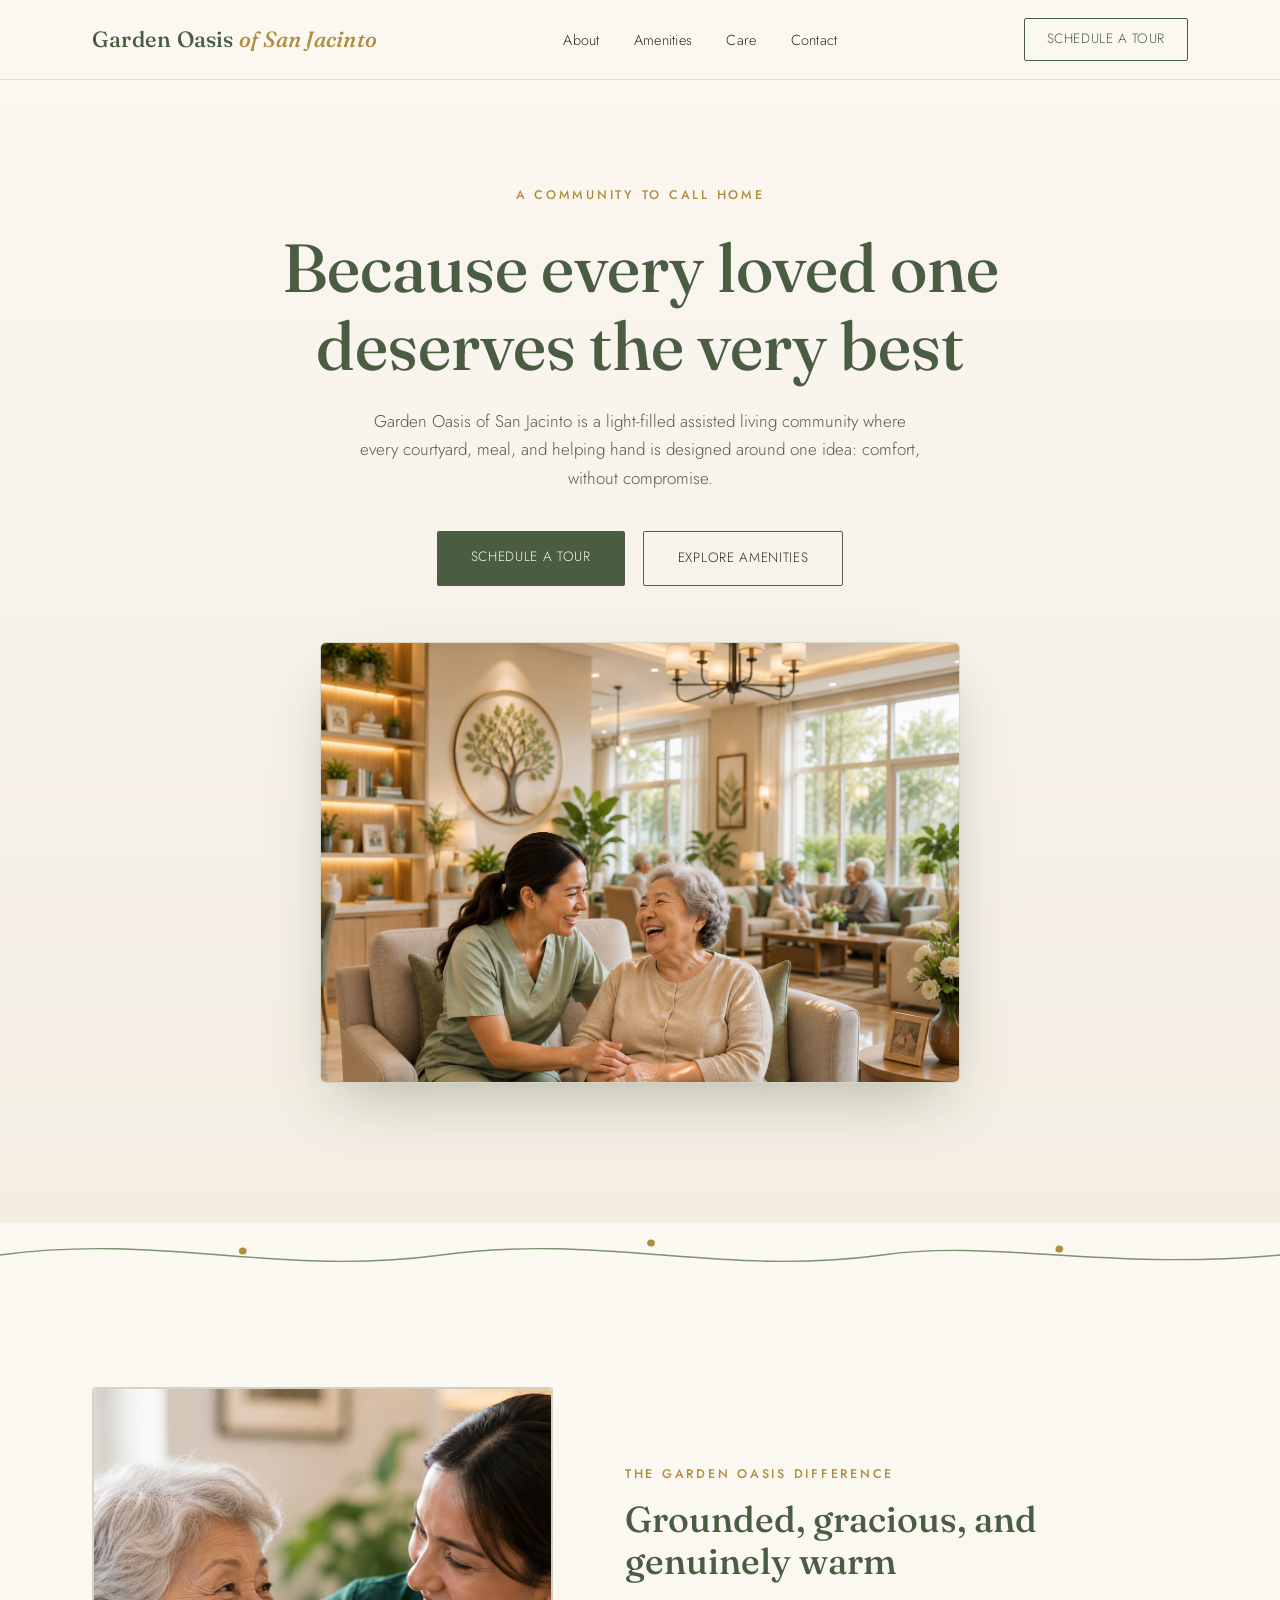
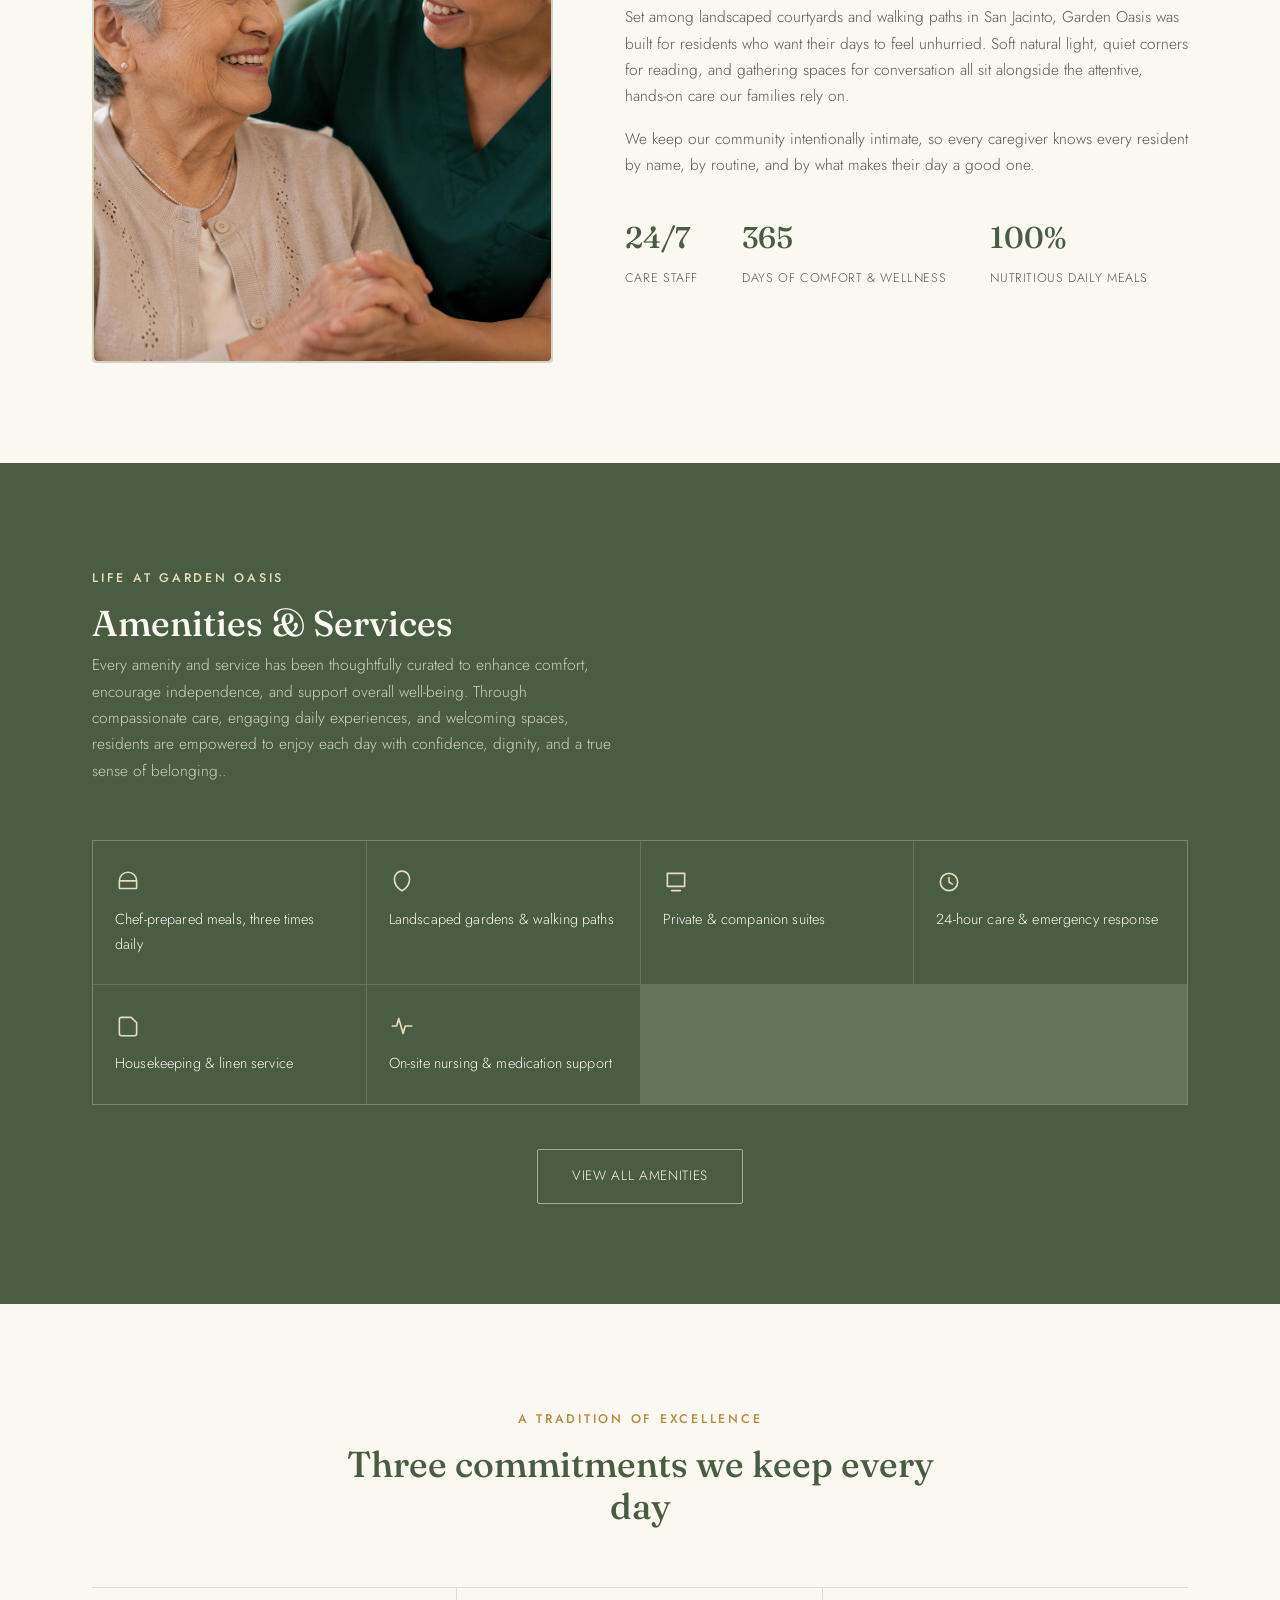
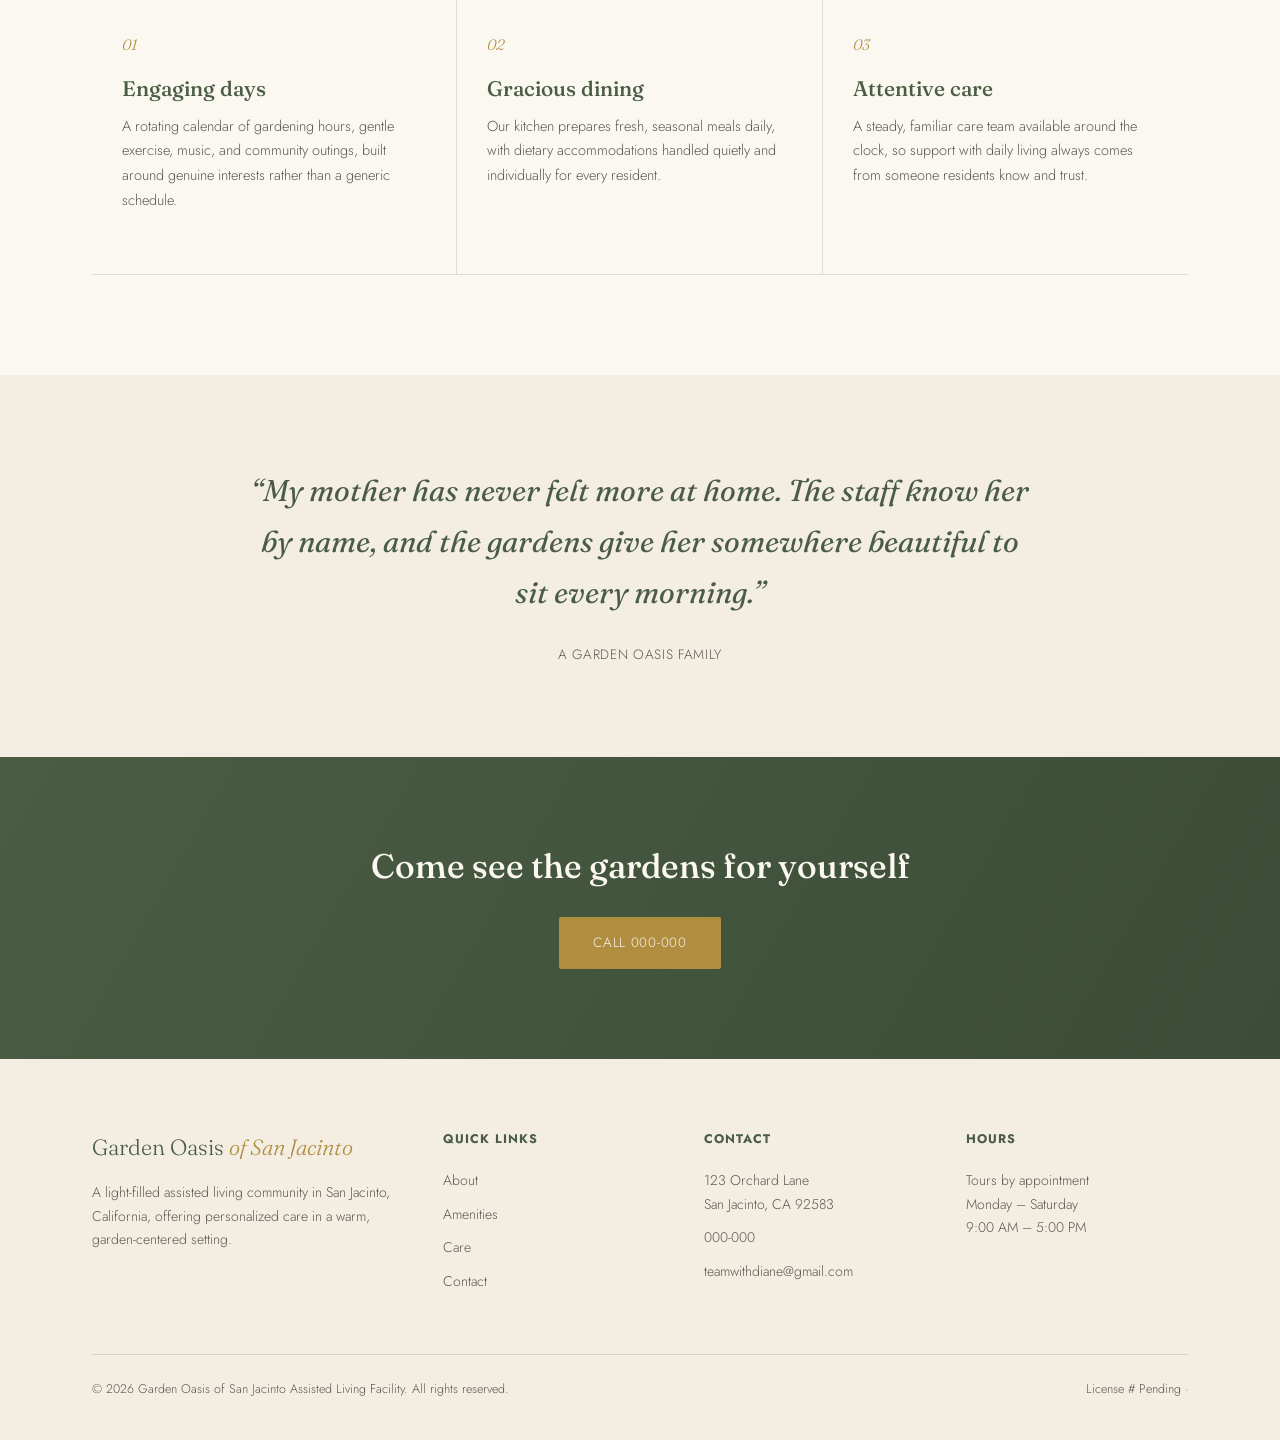
<file: index.html>
<!DOCTYPE html>
<html lang="en">
<head>
<meta charset="UTF-8">
<meta name="viewport" content="width=device-width, initial-scale=1.0">
<title>Garden Oasis of San Jacinto | Assisted Living</title>
<meta name="description" content="Garden Oasis of San Jacinto Assisted Living Facility — a light-filled, garden-centered community offering assisted living, compassionate care, and gracious daily living in San Jacinto, CA.">
<link rel="preconnect" href="https://fonts.googleapis.com">
<link rel="preconnect" href="https://fonts.gstatic.com" crossorigin>
<link href="https://fonts.googleapis.com/css2?family=Fraunces:ital,opsz,wght@0,9..144,300;0,9..144,500;1,9..144,400&family=Jost:wght@300;400;500;600&display=swap" rel="stylesheet">
<style>
  :root{
    --ivory:#FBF7F1;
    --ivory-deep:#F3EDE2;
    --sage-deep:#4A5D43;
    --sage:#7C9271;
    --sage-pale:#DCE6D3;
    --gold:#B08D3F;
    --gold-pale:#E9DCB8;
    --ink:#2E2B26;
    --ink-soft:#5C5850;
  }
  *{box-sizing:border-box;margin:0;padding:0;}
  html{scroll-behavior:smooth;}
  body{
    font-family:'Jost', sans-serif;
    background:var(--ivory);
    color:var(--ink);
    line-height:1.7;
    font-weight:300;
    overflow-x:hidden;
  }
  h1,h2,h3,.display{
    font-family:'Fraunces', serif;
    font-weight:500;
    color:var(--sage-deep);
    line-height:1.15;
  }
  a{color:inherit;text-decoration:none;}
  img{max-width:100%;display:block;}
  .wrap{max-width:1160px;margin:0 auto;padding:0 32px;}
  .eyebrow{
    font-family:'Jost', sans-serif;
    text-transform:uppercase;
    letter-spacing:0.22em;
    font-size:12.5px;
    color:var(--gold);
    font-weight:500;
    display:inline-block;
    margin-bottom:14px;
  }

  /* ---------- NAV ---------- */
  header{
    position:sticky;top:0;z-index:100;
    background:rgba(251,247,241,0.92);
    backdrop-filter:blur(6px);
    border-bottom:1px solid rgba(74,93,67,0.14);
  }
  nav{
    display:flex;align-items:center;justify-content:space-between;
    padding:18px 32px;max-width:1160px;margin:0 auto;
  }
  .logo{font-family:'Fraunces',serif;font-size:22px;color:var(--sage-deep);font-weight:500;letter-spacing:0.01em;}
  .logo em{font-style:italic;color:var(--gold);}
  .nav-links{display:flex;gap:34px;list-style:none;}
  .nav-links a{font-size:14.5px;letter-spacing:0.02em;color:var(--ink);transition:color .2s;}
  .nav-links a:hover{color:var(--gold);}
  .nav-cta{
    border:1px solid var(--sage-deep);padding:9px 22px;border-radius:2px;
    font-size:13.5px;letter-spacing:0.04em;text-transform:uppercase;
    color:var(--sage-deep);transition:all .25s;white-space:nowrap;
  }
  .nav-cta:hover{background:var(--sage-deep);color:var(--ivory);}
  .menu-toggle{display:none;background:none;border:none;font-size:26px;color:var(--sage-deep);cursor:pointer;}

  /* ---------- HERO ---------- */
  .hero{
    position:relative;
    padding:100px 32px 140px;
    background:linear-gradient(180deg, var(--ivory) 0%, var(--ivory-deep) 100%);
    text-align:center;
    overflow:hidden;
  }
  .hero .wrap{position:relative;z-index:2;}
  .hero .eyebrow{margin-bottom:22px;}
  .hero h1{font-size:clamp(40px,6vw,68px);max-width:820px;margin:0 auto 22px;}
  .hero h1 i{font-style:italic;color:var(--gold);}
  .hero p{max-width:560px;margin:0 auto 38px;color:var(--ink-soft);font-size:17px;}
  .btn-row{display:flex;gap:18px;justify-content:center;flex-wrap:wrap;}
  .btn{
    display:inline-block;padding:15px 34px;border-radius:2px;
    font-size:13.5px;letter-spacing:0.05em;text-transform:uppercase;
    transition:all .25s;
  }
  .btn-primary{background:var(--sage-deep);color:var(--ivory);}
  .btn-primary:hover{background:var(--gold);}
  .btn-ghost{border:1px solid var(--ink-soft);color:var(--ink);}
  .btn-ghost:hover{border-color:var(--sage-deep);color:var(--sage-deep);}
  .hero-image{
    margin:56px auto 0;max-width:640px;
    border-radius:6px;overflow:hidden;
    border:1px solid rgba(74,93,67,0.18);
    box-shadow:0 24px 60px -20px rgba(46,55,38,0.35);
  }
  .hero-image img{width:100%;height:auto;aspect-ratio:16/11;object-fit:cover;object-position:center 32%;display:block;}

  /* vine divider */
  .vine{width:100%;height:64px;display:block;}
  .vine path{fill:none;stroke:var(--sage);stroke-width:1.4;stroke-linecap:round;}
  .vine circle{fill:var(--gold);}

  /* ---------- ABOUT ---------- */
  .about{padding:100px 32px;}
  .about-grid{display:grid;grid-template-columns:0.9fr 1.1fr;gap:72px;align-items:center;}
  .about-visual{
    aspect-ratio:4/5;border-radius:4px;
    background:
      radial-gradient(circle at 30% 25%, var(--sage-pale) 0%, transparent 45%),
      radial-gradient(circle at 75% 70%, var(--gold-pale) 0%, transparent 50%),
      var(--ivory-deep);
    border:1px solid rgba(74,93,67,0.18);
    position:relative;
    display:flex;align-items:center;justify-content:center;
  }
  .about-visual svg{width:58%;}
  .about h2{font-size:36px;margin-bottom:22px;}
  .about p{color:var(--ink-soft);margin-bottom:16px;font-size:15.5px;}
  .stat-row{display:flex;gap:44px;margin-top:34px;}
  .stat b{display:block;font-family:'Fraunces',serif;font-size:30px;color:var(--sage-deep);font-weight:500;}
  .stat span{font-size:12.5px;letter-spacing:0.05em;text-transform:uppercase;color:var(--ink-soft);}

  /* ---------- AMENITIES ---------- */
  .amenities{padding:100px 32px;background:var(--sage-deep);color:var(--ivory);}
  .amenities .eyebrow{color:var(--gold-pale);}
  .amenities h2{color:var(--ivory);font-size:36px;margin-bottom:8px;}
  .amenities > .wrap > p{color:rgba(251,247,241,0.75);max-width:520px;margin-bottom:56px;font-size:15.5px;}
  .amen-grid{
    display:grid;grid-template-columns:repeat(4,1fr);gap:1px;
    background:rgba(251,247,241,0.14);
    border:1px solid rgba(251,247,241,0.14);
  }
  .amen-item{
    background:var(--sage-deep);padding:28px 22px;
    display:flex;flex-direction:column;gap:12px;
    transition:background .25s;
  }
  .amen-item:hover{background:#425A3B;}
  .amen-item svg{width:26px;height:26px;stroke:var(--gold-pale);}
  .amen-item span{font-size:14.5px;letter-spacing:0.01em;}

  /* ---------- PILLARS ---------- */
  .pillars{padding:100px 32px;}
  .pillars-head{text-align:center;max-width:600px;margin:0 auto 60px;}
  .pillars-head h2{font-size:36px;}
  .pillar-grid{display:grid;grid-template-columns:repeat(3,1fr);gap:0;border-top:1px solid rgba(74,93,67,0.18);}
  .pillar{padding:44px 30px;border-right:1px solid rgba(74,93,67,0.18);border-bottom:1px solid rgba(74,93,67,0.18);}
  .pillar:last-child{border-right:none;}
  .pillar-num{font-family:'Fraunces',serif;font-style:italic;color:var(--gold);font-size:15px;margin-bottom:18px;display:block;}
  .pillar h3{font-size:21px;margin-bottom:14px;}
  .pillar p{color:var(--ink-soft);font-size:14.5px;margin-bottom:18px;}
  .pillar a{font-size:13px;letter-spacing:0.04em;text-transform:uppercase;color:var(--sage-deep);border-bottom:1px solid var(--gold);padding-bottom:3px;}

  /* ---------- QUOTE ---------- */
  .quote-section{padding:90px 32px;background:var(--ivory-deep);text-align:center;}
  .quote-section blockquote{
    font-family:'Fraunces',serif;font-style:italic;font-weight:400;
    font-size:clamp(22px,3vw,30px);max-width:780px;margin:0 auto 22px;color:var(--sage-deep);
  }
  .quote-section cite{font-style:normal;font-size:13.5px;letter-spacing:0.05em;text-transform:uppercase;color:var(--ink-soft);}

  /* ---------- CTA BANNER ---------- */
  .cta-banner{
    padding:90px 32px;text-align:center;
    background:linear-gradient(120deg, var(--sage-deep), #3C4C36);
    color:var(--ivory);
  }
  .cta-banner h2{color:var(--ivory);font-size:34px;max-width:600px;margin:0 auto 30px;}
  .cta-banner .btn-primary{background:var(--gold);}
  .cta-banner .btn-primary:hover{background:var(--ivory);color:var(--sage-deep);}

  /* ---------- FOOTER ---------- */
  footer{padding:70px 32px 40px;background:var(--ivory-deep);}
  .footer-grid{display:grid;grid-template-columns:1.4fr 1fr 1fr 1fr;gap:40px;margin-bottom:50px;}
  .footer-grid h4{font-size:12.5px;letter-spacing:0.08em;text-transform:uppercase;color:var(--sage-deep);margin-bottom:18px;}
  .footer-grid p, .footer-grid a{font-size:14px;color:var(--ink-soft);display:block;margin-bottom:10px;}
  .footer-grid a:hover{color:var(--gold);}
  .footer-logo{font-family:'Fraunces',serif;font-size:22px;color:var(--sage-deep);margin-bottom:14px;}
  .footer-bottom{
    border-top:1px solid rgba(74,93,67,0.18);padding-top:24px;
    display:flex;justify-content:space-between;flex-wrap:wrap;gap:12px;
    font-size:12.5px;color:var(--ink-soft);
  }

  /* ---------- RESPONSIVE ---------- */
  @media (max-width:900px){
    .about-grid{grid-template-columns:1fr;gap:40px;}
    .amen-grid{grid-template-columns:repeat(2,1fr);}
    .pillar-grid{grid-template-columns:1fr;}
    .pillar{border-right:none;}
    .footer-grid{grid-template-columns:1fr 1fr;}
  }
  @media (max-width:700px){
    .nav-links, .nav-cta{display:none;}
    .menu-toggle{display:block;}
    .amen-grid{grid-template-columns:1fr 1fr;}
    .stat-row{gap:28px;}
    .footer-grid{grid-template-columns:1fr;}
  }
</style>
</head>
<body>

<header>
  <nav>
    <a href="#" class="logo">Garden Oasis <em>of San Jacinto</em></a>
    <ul class="nav-links">
      <li><a href="#about">About</a></li>
      <li><a href="amenities.html">Amenities</a></li>
      <li><a href="#care">Care</a></li>
      <li><a href="#contact">Contact</a></li>
    </ul>
    <a href="#contact" class="nav-cta">Schedule a Tour</a>
    <button class="menu-toggle" aria-label="Menu">&#9776;</button>
  </nav>
</header>

<section class="hero">
  <div class="wrap">
    <span class="eyebrow">A Community To Call Home</span>
    <h1>Because every loved one deserves the very best</h1>
    <p>Garden Oasis of San Jacinto is a light-filled assisted living community where every courtyard, meal, and helping hand is designed around one idea: comfort, without compromise.</p>
    <div class="btn-row">
      <a href="#contact" class="btn btn-primary">Schedule a Tour</a>
      <a href="amenities.html" class="btn btn-ghost">Explore Amenities</a>
    </div>
    <div class="hero-image">
      <img src="images/Caregiver-Resident.png" alt="A caregiver and resident smiling together at Garden Oasis of San Jacinto">
    </div>
  </div>
</section>

<svg class="vine" viewBox="0 0 1160 64" preserveAspectRatio="none">
  <path d="M0,32 C150,10 250,54 400,32 C550,10 650,54 800,32 C900,16 1000,48 1160,32"/>
  <circle cx="220" cy="28" r="3.5"/>
  <circle cx="590" cy="20" r="3.5"/>
  <circle cx="960" cy="26" r="3.5"/>
</svg>

<section class="about" id="about">
  <div class="wrap about-grid">
    <div class="about-visual">
     <div class="about-visual">
  <img src="images/IMAGE 2.png" alt="A caregiver and resident smiling together at Garden Oasis" style="width:100%;height:100%;object-fit:cover;border-radius:4px;">
</div>
    </div>
    <div>
      <span class="eyebrow">The Garden Oasis Difference</span>
      <h2>Grounded, gracious, and genuinely warm</h2>
      <p>Set among landscaped courtyards and walking paths in San Jacinto, Garden Oasis was built for residents who want their days to feel unhurried. Soft natural light, quiet corners for reading, and gathering spaces for conversation all sit alongside the attentive, hands-on care our families rely on.</p>
      <p>We keep our community intentionally intimate, so every caregiver knows every resident by name, by routine, and by what makes their day a good one.</p>
      <div class="stat-row">
        <div class="stat"><b>24/7</b><span>Care Staff</span></div>
        <div class="stat"><b>365</b><span>Days of Comfort & Wellness</span></div>
        <div class="stat"><b>100%</b><span>Nutritious Daily Meals</span></div>
      </div>
    </div>
  </div>
</section>

<section class="amenities" id="amenities">
  <div class="wrap">
    <span class="eyebrow">Life at Garden Oasis</span>
    <h2>Amenities &amp; Services</h2>
    <p>Every amenity and service has been thoughtfully curated to enhance comfort, encourage independence, and support overall well-being. Through compassionate care, engaging daily experiences, and welcoming spaces, residents are empowered to enjoy each day with confidence, dignity, and a true sense of belonging..</p>
    <div class="amen-grid">
      <div class="amen-item"><svg viewBox="0 0 24 24" fill="none" stroke-width="1.5"><path d="M4 11h16M4 11a8 8 0 0116 0M4 11v6a1 1 0 001 1h14a1 1 0 001-1v-6" stroke-linecap="round" stroke-linejoin="round"/></svg><span>Chef-prepared meals, three times daily</span></div>
      <div class="amen-item"><svg viewBox="0 0 24 24" fill="none" stroke-width="1.5"><path d="M12 20c4-2 7-6 7-11a7 7 0 00-14 0c0 5 3 9 7 11z" stroke-linecap="round" stroke-linejoin="round"/></svg><span>Landscaped gardens &amp; walking paths</span></div>
      <div class="amen-item"><svg viewBox="0 0 24 24" fill="none" stroke-width="1.5"><path d="M4 4h16v12H4zM8 20h8" stroke-linecap="round" stroke-linejoin="round"/></svg><span>Private &amp; companion suites</span></div>
      <div class="amen-item"><svg viewBox="0 0 24 24" fill="none" stroke-width="1.5"><circle cx="12" cy="12" r="8"/><path d="M12 8v4l3 2" stroke-linecap="round"/></svg><span>24-hour care &amp; emergency response</span></div>
      <div class="amen-item"><svg viewBox="0 0 24 24" fill="none" stroke-width="1.5"><path d="M4 19V6a2 2 0 012-2h9l5 5v10a2 2 0 01-2 2H6a2 2 0 01-2-2z" stroke-linejoin="round"/></svg><span>Housekeeping &amp; linen service</span></div>
      <div class="amen-item"><svg viewBox="0 0 24 24" fill="none" stroke-width="1.5"><path d="M3 12h4l2-7 4 14 2-7h6" stroke-linecap="round" stroke-linejoin="round"/></svg><span>On-site nursing &amp; medication support</span></div>
    </div>
    <div style="text-align:center;margin-top:44px;">
      <a href="amenities.html" class="btn btn-ghost" style="border-color:rgba(251,247,241,0.5);color:var(--ivory);">View All Amenities</a>
    </div>
  </div>
</section>

<section class="pillars" id="care">
  <div class="wrap">
    <div class="pillars-head">
      <span class="eyebrow">A Tradition of Excellence</span>
      <h2>Three commitments we keep every day</h2>
    </div>
    <div class="pillar-grid">
      <div class="pillar">
        <span class="pillar-num">01</span>
        <h3>Engaging days</h3>
        <p>A rotating calendar of gardening hours, gentle exercise, music, and community outings, built around genuine interests rather than a generic schedule.</p>
      </div>
      <div class="pillar">
        <span class="pillar-num">02</span>
        <h3>Gracious dining</h3>
        <p>Our kitchen prepares fresh, seasonal meals daily, with dietary accommodations handled quietly and individually for every resident.</p>
      </div>
      <div class="pillar">
        <span class="pillar-num">03</span>
        <h3>Attentive care</h3>
        <p>A steady, familiar care team available around the clock, so support with daily living always comes from someone residents know and trust.</p>
      </div>
    </div>
  </div>
</section>

<section class="quote-section">
  <blockquote>&ldquo;My mother has never felt more at home. The staff know her by name, and the gardens give her somewhere beautiful to sit every morning.&rdquo;</blockquote>
  <cite>A Garden Oasis Family</cite>
</section>

<section class="cta-banner" id="contact">
  <div class="wrap">
    <h2>Come see the gardens for yourself</h2>
    <a href="tel:+1000000" class="btn btn-primary">Call 000-000</a>
  </div>
</section>

<footer>
  <div class="wrap">
    <div class="footer-grid">
      <div>
        <div class="footer-logo">Garden Oasis <em style="font-style:italic;color:var(--gold);">of San Jacinto</em></div>
        <p>A light-filled assisted living community in San Jacinto, California, offering personalized care in a warm, garden-centered setting.</p>
      </div>
      <div>
        <h4>Quick Links</h4>
        <a href="#about">About</a>
        <a href="amenities.html">Amenities</a>
        <a href="#care">Care</a>
        <a href="#contact">Contact</a>
      </div>
      <div>
        <h4>Contact</h4>
        <p>123 Orchard Lane<br>San Jacinto, CA 92583</p>
        <a href="tel:+1000000">000-000</a>
        <a href="mailto:teamwithdiane@gmail.com">teamwithdiane@gmail.com</a>
      </div>
      <div>
        <h4>Hours</h4>
        <p>Tours by appointment<br>Monday &ndash; Saturday<br>9:00 AM &ndash; 5:00 PM</p>
      </div>
    </div>
    <div class="footer-bottom">
      <span>&copy; 2026 Garden Oasis of San Jacinto Assisted Living Facility. All rights reserved.</span>
      <span>License # Pending &middot; </span>
    </div>
  </div>
</footer>

</body>
</html>
</file>
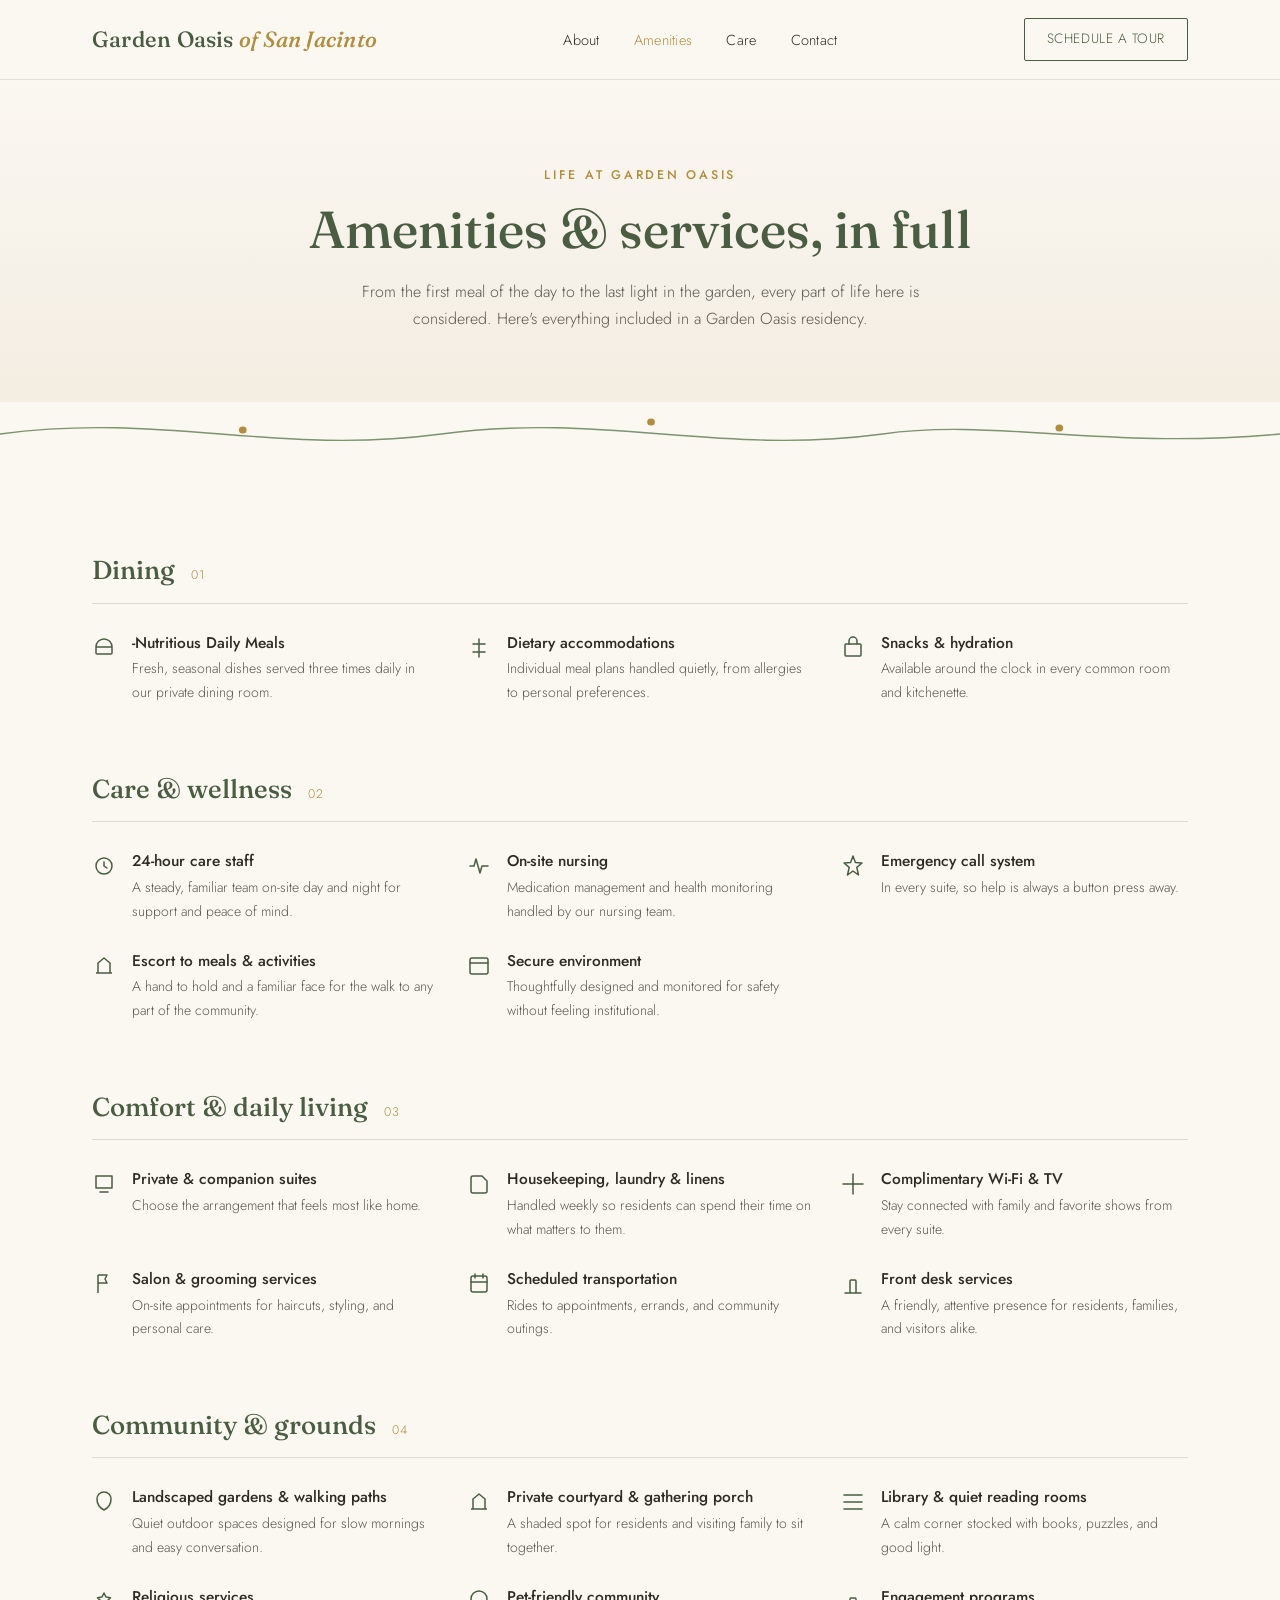
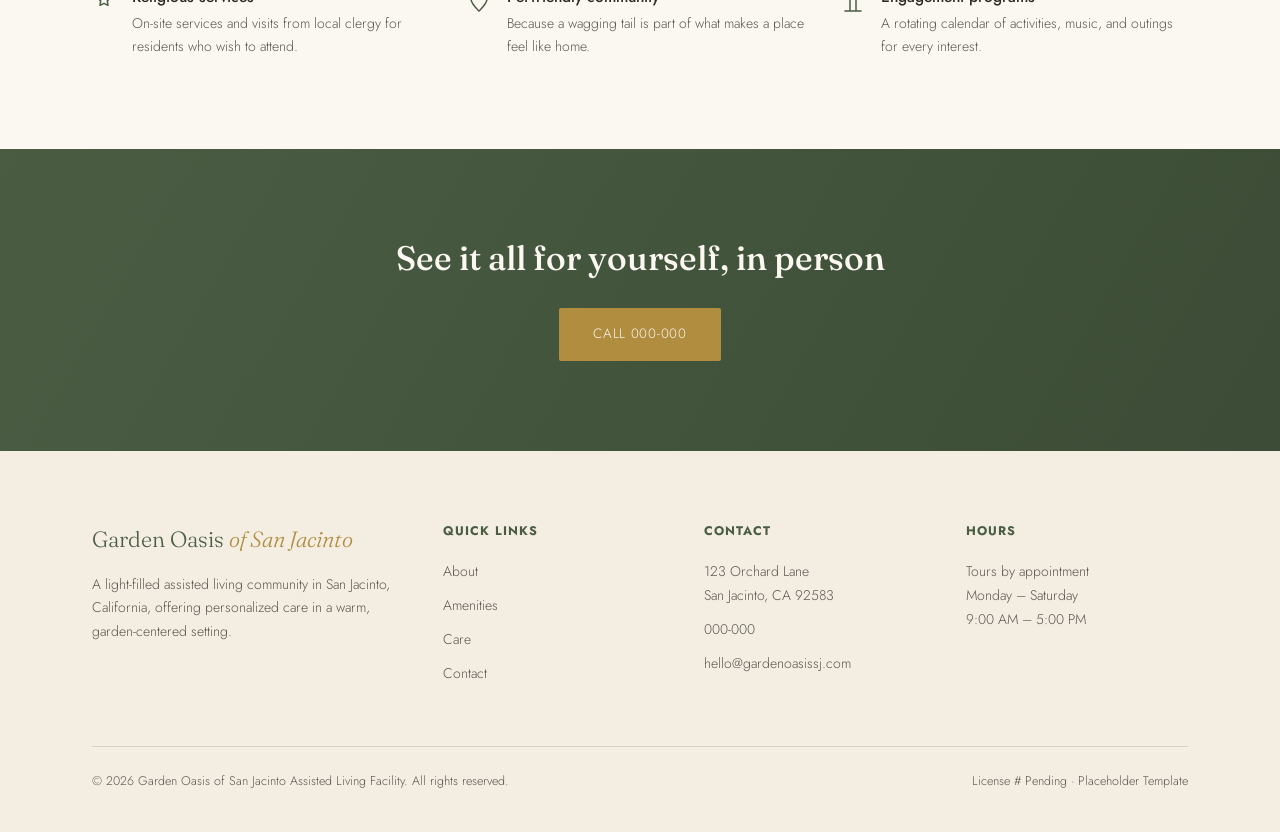
<file: amenities.html>
<!DOCTYPE html>
<html lang="en">
<head>
<meta charset="UTF-8">
<meta name="viewport" content="width=device-width, initial-scale=1.0">
<title>Amenities &amp; Services | Garden Oasis of San Jacinto</title>
<meta name="description" content="Explore the amenities and services at Garden Oasis of San Jacinto Assisted Living Facility, from Nutritious Daily Meals to landscaped gardens and 24-hour care.">
<link rel="preconnect" href="https://fonts.googleapis.com">
<link rel="preconnect" href="https://fonts.gstatic.com" crossorigin>
<link href="https://fonts.googleapis.com/css2?family=Fraunces:ital,opsz,wght@0,9..144,300;0,9..144,500;1,9..144,400&family=Jost:wght@300;400;500;600&display=swap" rel="stylesheet">
<style>
  :root{
    --ivory:#FBF7F1;
    --ivory-deep:#F3EDE2;
    --sage-deep:#4A5D43;
    --sage:#7C9271;
    --sage-pale:#DCE6D3;
    --gold:#B08D3F;
    --gold-pale:#E9DCB8;
    --ink:#2E2B26;
    --ink-soft:#5C5850;
  }
  *{box-sizing:border-box;margin:0;padding:0;}
  html{scroll-behavior:smooth;}
  body{
    font-family:'Jost', sans-serif;
    background:var(--ivory);
    color:var(--ink);
    line-height:1.7;
    font-weight:300;
    overflow-x:hidden;
  }
  h1,h2,h3,.display{
    font-family:'Fraunces', serif;
    font-weight:500;
    color:var(--sage-deep);
    line-height:1.15;
  }
  a{color:inherit;text-decoration:none;}
  img{max-width:100%;display:block;}
  .wrap{max-width:1160px;margin:0 auto;padding:0 32px;}
  .eyebrow{
    font-family:'Jost', sans-serif;
    text-transform:uppercase;
    letter-spacing:0.22em;
    font-size:12.5px;
    color:var(--gold);
    font-weight:500;
    display:inline-block;
    margin-bottom:14px;
  }

  /* ---------- NAV ---------- */
  header{
    position:sticky;top:0;z-index:100;
    background:rgba(251,247,241,0.92);
    backdrop-filter:blur(6px);
    border-bottom:1px solid rgba(74,93,67,0.14);
  }
  nav{
    display:flex;align-items:center;justify-content:space-between;
    padding:18px 32px;max-width:1160px;margin:0 auto;
  }
  .logo{font-family:'Fraunces',serif;font-size:22px;color:var(--sage-deep);font-weight:500;letter-spacing:0.01em;}
  .logo em{font-style:italic;color:var(--gold);}
  .nav-links{display:flex;gap:34px;list-style:none;}
  .nav-links a{font-size:14.5px;letter-spacing:0.02em;color:var(--ink);transition:color .2s;}
  .nav-links a.active{color:var(--gold);}
  .nav-links a:hover{color:var(--gold);}
  .nav-cta{
    border:1px solid var(--sage-deep);padding:9px 22px;border-radius:2px;
    font-size:13.5px;letter-spacing:0.04em;text-transform:uppercase;
    color:var(--sage-deep);transition:all .25s;white-space:nowrap;
  }
  .nav-cta:hover{background:var(--sage-deep);color:var(--ivory);}
  .menu-toggle{display:none;background:none;border:none;font-size:26px;color:var(--sage-deep);cursor:pointer;}

  /* ---------- PAGE HERO ---------- */
  .page-hero{
    padding:80px 32px 70px;
    background:linear-gradient(180deg, var(--ivory) 0%, var(--ivory-deep) 100%);
    text-align:center;
  }
  .page-hero h1{font-size:clamp(34px,5vw,52px);max-width:720px;margin:0 auto 18px;}
  .page-hero p{max-width:560px;margin:0 auto;color:var(--ink-soft);font-size:16px;}

  /* vine divider */
  .vine{width:100%;height:64px;display:block;}
  .vine path{fill:none;stroke:var(--sage);stroke-width:1.4;stroke-linecap:round;}
  .vine circle{fill:var(--gold);}

  /* ---------- AMENITY CATEGORIES ---------- */
  .categories{padding:90px 32px;}
  .cat-group{margin-bottom:70px;}
  .cat-group:last-child{margin-bottom:0;}
  .cat-head{display:flex;align-items:baseline;gap:16px;border-bottom:1px solid rgba(74,93,67,0.18);padding-bottom:16px;margin-bottom:30px;}
  .cat-head h2{font-size:26px;}
  .cat-head span{font-size:12.5px;letter-spacing:0.05em;text-transform:uppercase;color:var(--gold);}
  .cat-grid{display:grid;grid-template-columns:repeat(3,1fr);gap:28px;}
  .cat-item{display:flex;gap:16px;align-items:flex-start;}
  .cat-item svg{width:24px;height:24px;stroke:var(--sage-deep);flex-shrink:0;margin-top:2px;}
  .cat-item h3{font-family:'Jost',sans-serif;font-weight:500;font-size:15.5px;color:var(--ink);margin-bottom:6px;}
  .cat-item p{font-size:14px;color:var(--ink-soft);}

  /* ---------- CTA BANNER ---------- */
  .cta-banner{
    padding:90px 32px;text-align:center;
    background:linear-gradient(120deg, var(--sage-deep), #3C4C36);
    color:var(--ivory);
  }
  .cta-banner h2{color:var(--ivory);font-size:34px;max-width:600px;margin:0 auto 30px;}
  .btn{
    display:inline-block;padding:15px 34px;border-radius:2px;
    font-size:13.5px;letter-spacing:0.05em;text-transform:uppercase;
    transition:all .25s;
  }
  .btn-primary{background:var(--gold);color:var(--ivory);}
  .btn-primary:hover{background:var(--ivory);color:var(--sage-deep);}

  /* ---------- FOOTER ---------- */
  footer{padding:70px 32px 40px;background:var(--ivory-deep);}
  .footer-grid{display:grid;grid-template-columns:1.4fr 1fr 1fr 1fr;gap:40px;margin-bottom:50px;}
  .footer-grid h4{font-size:12.5px;letter-spacing:0.08em;text-transform:uppercase;color:var(--sage-deep);margin-bottom:18px;}
  .footer-grid p, .footer-grid a{font-size:14px;color:var(--ink-soft);display:block;margin-bottom:10px;}
  .footer-grid a:hover{color:var(--gold);}
  .footer-logo{font-family:'Fraunces',serif;font-size:22px;color:var(--sage-deep);margin-bottom:14px;}
  .footer-bottom{
    border-top:1px solid rgba(74,93,67,0.18);padding-top:24px;
    display:flex;justify-content:space-between;flex-wrap:wrap;gap:12px;
    font-size:12.5px;color:var(--ink-soft);
  }

  /* ---------- RESPONSIVE ---------- */
  @media (max-width:900px){
    .cat-grid{grid-template-columns:1fr 1fr;}
    .footer-grid{grid-template-columns:1fr 1fr;}
  }
  @media (max-width:700px){
    .nav-links, .nav-cta{display:none;}
    .menu-toggle{display:block;}
    .cat-grid{grid-template-columns:1fr;}
    .footer-grid{grid-template-columns:1fr;}
  }
</style>
</head>
<body>

<header>
  <nav>
    <a href="index.html" class="logo">Garden Oasis <em>of San Jacinto</em></a>
    <ul class="nav-links">
      <li><a href="index.html#about">About</a></li>
      <li><a href="amenities.html" class="active">Amenities</a></li>
      <li><a href="index.html#care">Care</a></li>
      <li><a href="index.html#contact">Contact</a></li>
    </ul>
    <a href="index.html#contact" class="nav-cta">Schedule a Tour</a>
    <button class="menu-toggle" aria-label="Menu">&#9776;</button>
  </nav>
</header>

<section class="page-hero">
  <div class="wrap">
    <span class="eyebrow">Life at Garden Oasis</span>
    <h1>Amenities &amp; services, in full</h1>
    <p>From the first meal of the day to the last light in the garden, every part of life here is considered. Here's everything included in a Garden Oasis residency.</p>
  </div>
</section>

<svg class="vine" viewBox="0 0 1160 64" preserveAspectRatio="none">
  <path d="M0,32 C150,10 250,54 400,32 C550,10 650,54 800,32 C900,16 1000,48 1160,32"/>
  <circle cx="220" cy="28" r="3.5"/>
  <circle cx="590" cy="20" r="3.5"/>
  <circle cx="960" cy="26" r="3.5"/>
</svg>

<section class="categories">
  <div class="wrap">

    <div class="cat-group">
      <div class="cat-head">
        <h2>Dining</h2>
        <span>01</span>
      </div>
      <div class="cat-grid">
        <div class="cat-item">
          <svg viewBox="0 0 24 24" fill="none" stroke-width="1.5"><path d="M4 11h16M4 11a8 8 0 0116 0M4 11v6a1 1 0 001 1h14a1 1 0 001-1v-6" stroke-linecap="round" stroke-linejoin="round"/></svg>
          <div><h3>-Nutritious Daily Meals</h3><p>Fresh, seasonal dishes served three times daily in our private dining room.</p></div>
        </div>
        <div class="cat-item">
          <svg viewBox="0 0 24 24" fill="none" stroke-width="1.5"><path d="M12 3v18M6 8h12M6 16h12" stroke-linecap="round"/></svg>
          <div><h3>Dietary accommodations</h3><p>Individual meal plans handled quietly, from allergies to personal preferences.</p></div>
        </div>
        <div class="cat-item">
          <svg viewBox="0 0 24 24" fill="none" stroke-width="1.5"><rect x="4" y="8" width="16" height="12" rx="1"/><path d="M8 8V5a4 4 0 018 0v3" stroke-linecap="round"/></svg>
          <div><h3>Snacks &amp; hydration</h3><p>Available around the clock in every common room and kitchenette.</p></div>
        </div>
      </div>
    </div>

    <div class="cat-group">
      <div class="cat-head">
        <h2>Care &amp; wellness</h2>
        <span>02</span>
      </div>
      <div class="cat-grid">
        <div class="cat-item">
          <svg viewBox="0 0 24 24" fill="none" stroke-width="1.5"><circle cx="12" cy="12" r="8"/><path d="M12 8v4l3 2" stroke-linecap="round"/></svg>
          <div><h3>24-hour care staff</h3><p>A steady, familiar team on-site day and night for support and peace of mind.</p></div>
        </div>
        <div class="cat-item">
          <svg viewBox="0 0 24 24" fill="none" stroke-width="1.5"><path d="M3 12h4l2-7 4 14 2-7h6" stroke-linecap="round" stroke-linejoin="round"/></svg>
          <div><h3>On-site nursing</h3><p>Medication management and health monitoring handled by our nursing team.</p></div>
        </div>
        <div class="cat-item">
          <svg viewBox="0 0 24 24" fill="none" stroke-width="1.5"><path d="M12 2l2.4 6.5L21 9l-5.2 4.4L17.5 21 12 17l-5.5 4 1.7-7.6L3 9l6.6-.5z" stroke-linejoin="round"/></svg>
          <div><h3>Emergency call system</h3><p>In every suite, so help is always a button press away.</p></div>
        </div>
        <div class="cat-item">
          <svg viewBox="0 0 24 24" fill="none" stroke-width="1.5"><path d="M4 19h16M6 19V9l6-5 6 5v10" stroke-linejoin="round"/></svg>
          <div><h3>Escort to meals &amp; activities</h3><p>A hand to hold and a familiar face for the walk to any part of the community.</p></div>
        </div>
        <div class="cat-item">
          <svg viewBox="0 0 24 24" fill="none" stroke-width="1.5"><rect x="3" y="4" width="18" height="16" rx="2"/><path d="M3 9h18" stroke-linecap="round"/></svg>
          <div><h3>Secure environment</h3><p>Thoughtfully designed and monitored for safety without feeling institutional.</p></div>
        </div>
      </div>
    </div>

    <div class="cat-group">
      <div class="cat-head">
        <h2>Comfort &amp; daily living</h2>
        <span>03</span>
      </div>
      <div class="cat-grid">
        <div class="cat-item">
          <svg viewBox="0 0 24 24" fill="none" stroke-width="1.5"><path d="M4 4h16v12H4zM8 20h8" stroke-linecap="round" stroke-linejoin="round"/></svg>
          <div><h3>Private &amp; companion suites</h3><p>Choose the arrangement that feels most like home.</p></div>
        </div>
        <div class="cat-item">
          <svg viewBox="0 0 24 24" fill="none" stroke-width="1.5"><path d="M4 19V6a2 2 0 012-2h9l5 5v10a2 2 0 01-2 2H6a2 2 0 01-2-2z" stroke-linejoin="round"/></svg>
          <div><h3>Housekeeping, laundry &amp; linens</h3><p>Handled weekly so residents can spend their time on what matters to them.</p></div>
        </div>
        <div class="cat-item">
          <svg viewBox="0 0 24 24" fill="none" stroke-width="1.5"><path d="M12 2v20M2 12h20" stroke-linecap="round"/></svg>
          <div><h3>Complimentary Wi-Fi &amp; TV</h3><p>Stay connected with family and favorite shows from every suite.</p></div>
        </div>
        <div class="cat-item">
          <svg viewBox="0 0 24 24" fill="none" stroke-width="1.5"><path d="M6 3v18M6 3h9l-2 4 2 4H6" stroke-linejoin="round"/></svg>
          <div><h3>Salon &amp; grooming services</h3><p>On-site appointments for haircuts, styling, and personal care.</p></div>
        </div>
        <div class="cat-item">
          <svg viewBox="0 0 24 24" fill="none" stroke-width="1.5"><rect x="4" y="4" width="16" height="16" rx="2"/><path d="M8 2v4M16 2v4M4 10h16" stroke-linecap="round"/></svg>
          <div><h3>Scheduled transportation</h3><p>Rides to appointments, errands, and community outings.</p></div>
        </div>
        <div class="cat-item">
          <svg viewBox="0 0 24 24" fill="none" stroke-width="1.5"><path d="M9 21V9a1 1 0 011-1h4a1 1 0 011 1v12M4 21h16" stroke-linecap="round" stroke-linejoin="round"/></svg>
          <div><h3>Front desk services</h3><p>A friendly, attentive presence for residents, families, and visitors alike.</p></div>
        </div>
      </div>
    </div>

    <div class="cat-group">
      <div class="cat-head">
        <h2>Community &amp; grounds</h2>
        <span>04</span>
      </div>
      <div class="cat-grid">
        <div class="cat-item">
          <svg viewBox="0 0 24 24" fill="none" stroke-width="1.5"><path d="M12 20c4-2 7-6 7-11a7 7 0 00-14 0c0 5 3 9 7 11z" stroke-linecap="round" stroke-linejoin="round"/></svg>
          <div><h3>Landscaped gardens &amp; walking paths</h3><p>Quiet outdoor spaces designed for slow mornings and easy conversation.</p></div>
        </div>
        <div class="cat-item">
          <svg viewBox="0 0 24 24" fill="none" stroke-width="1.5"><path d="M4 19h16M6 19V9l6-5 6 5v10" stroke-linejoin="round"/></svg>
          <div><h3>Private courtyard &amp; gathering porch</h3><p>A shaded spot for residents and visiting family to sit together.</p></div>
        </div>
        <div class="cat-item">
          <svg viewBox="0 0 24 24" fill="none" stroke-width="1.5"><path d="M3 5h18M3 12h18M3 19h18" stroke-linecap="round"/></svg>
          <div><h3>Library &amp; quiet reading rooms</h3><p>A calm corner stocked with books, puzzles, and good light.</p></div>
        </div>
        <div class="cat-item">
          <svg viewBox="0 0 24 24" fill="none" stroke-width="1.5"><path d="M12 3l2 4 4.5.7-3.2 3.2.7 4.5-4-2.1-4 2.1.7-4.5L5.5 7.7 10 7z" stroke-linejoin="round"/></svg>
          <div><h3>Religious services</h3><p>On-site services and visits from local clergy for residents who wish to attend.</p></div>
        </div>
        <div class="cat-item">
          <svg viewBox="0 0 24 24" fill="none" stroke-width="1.5"><path d="M12 21c-4-4-8-7.5-8-12a8 8 0 0116 0c0 4.5-4 8-8 12z" stroke-linejoin="round"/></svg>
          <div><h3>Pet-friendly community</h3><p>Because a wagging tail is part of what makes a place feel like home.</p></div>
        </div>
        <div class="cat-item">
          <svg viewBox="0 0 24 24" fill="none" stroke-width="1.5"><path d="M9 21V9a1 1 0 011-1h4a1 1 0 011 1v12M4 21h16" stroke-linecap="round" stroke-linejoin="round"/></svg>
          <div><h3>Engagement programs</h3><p>A rotating calendar of activities, music, and outings for every interest.</p></div>
        </div>
      </div>
    </div>

  </div>
</section>

<section class="cta-banner" id="contact">
  <div class="wrap">
    <h2>See it all for yourself, in person</h2>
    <a href="tel:+1000000" class="btn btn-primary">Call 000-000</a>
  </div>
</section>

<footer>
  <div class="wrap">
    <div class="footer-grid">
      <div>
        <div class="footer-logo">Garden Oasis <em style="font-style:italic;color:var(--gold);">of San Jacinto</em></div>
        <p>A light-filled assisted living community in San Jacinto, California, offering personalized care in a warm, garden-centered setting.</p>
      </div>
      <div>
        <h4>Quick Links</h4>
        <a href="index.html#about">About</a>
        <a href="amenities.html">Amenities</a>
        <a href="index.html#care">Care</a>
        <a href="index.html#contact">Contact</a>
      </div>
      <div>
        <h4>Contact</h4>
        <p>123 Orchard Lane<br>San Jacinto, CA 92583</p>
        <a href="tel:+1000000">000-000</a>
        <a href="mailto:hello@gardenoasissj.com">hello@gardenoasissj.com</a>
      </div>
      <div>
        <h4>Hours</h4>
        <p>Tours by appointment<br>Monday &ndash; Saturday<br>9:00 AM &ndash; 5:00 PM</p>
      </div>
    </div>
    <div class="footer-bottom">
      <span>&copy; 2026 Garden Oasis of San Jacinto Assisted Living Facility. All rights reserved.</span>
      <span>License # Pending &middot; Placeholder Template</span>
    </div>
  </div>
</footer>

</body>
</html>
</file>
